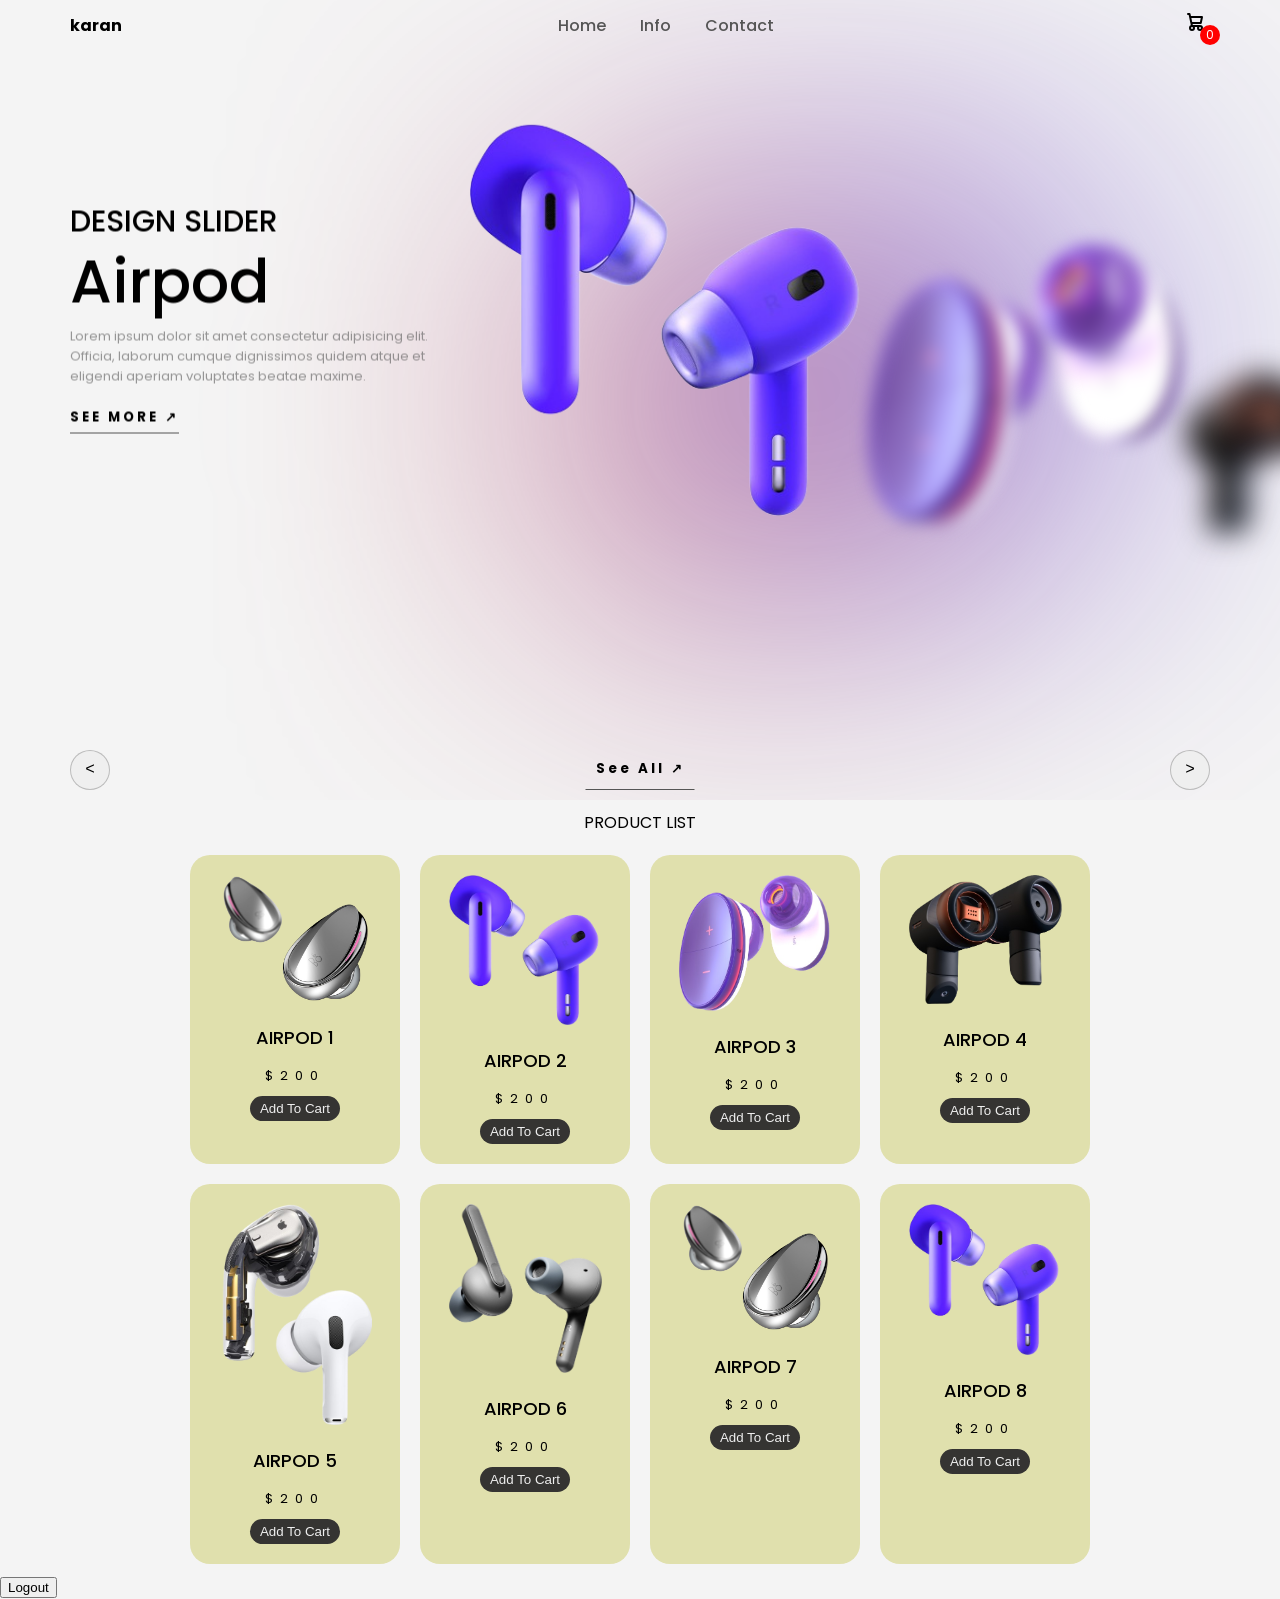
<file: index.html>
<!DOCTYPE html>
<html lang="en">
<head>
    <meta charset="UTF-8">
    <meta name="viewport" content="width=device-width, initial-scale=1.0">
    <title>Document</title>
    <link rel="stylesheet" href="style.css">
</head>
<body class="">
    
<header>
    <div class="logo">karan</div>
    <nav>
        <a href="">Home</a>
        <a href="">Info</a>
        <a href="">Contact</a>
    </nav>
    <div class="icon-cart"><svg aria-hidden="true" xmlns="http://www.w3.org/2000/svg" width="24" height="24" fill="none" viewBox="0 0 24 24">
  <path stroke="currentColor" stroke-linecap="round" stroke-linejoin="round" stroke-width="2" d="M5 4h1.5L9 16m0 0h8m-8 0a2 2 0 1 0 0 4 2 2 0 0 0 0-4Zm8 0a2 2 0 1 0 0 4 2 2 0 0 0 0-4Zm-8.5-3h9.25L19 7H7.312"/>
</svg>
<span>0</span>
</div>
</header>
    <div class="carousel">
        <div class="list">
            <div class="item">
                <img src="images/img1.png">
                <div class="introduce">
                    <div class="title">DESIGN SLIDER</div>
                    <div class="topic">Airpod</div>
                    <div class="des">
                        <!-- 20 lorem -->
                        Lorem ipsum dolor sit amet consectetur adipisicing elit. Officia, laborum cumque dignissimos quidem atque et eligendi aperiam voluptates beatae maxime.
                    </div>
                    <button class="seeMore">SEE MORE &#8599</button>
                </div>
                <div class="detail">
                    <div class="title">Airpod GHTK</div>
                    <div class="des">
                        <!-- lorem 50 -->
                        Lorem ipsum dolor sit amet, consectetur adipisicing elit. Dolor, reiciendis suscipit nobis nulla animi, modi explicabo quod corrupti impedit illo, accusantium in eaque nam quia adipisci aut distinctio porro eligendi. Reprehenderit nostrum consequuntur ea! Accusamus architecto dolores modi ducimus facilis quas voluptatibus! Tempora ratione accusantium magnam nulla tenetur autem beatae.
                    </div>
                    <div class="specifications">
                        <div>
                            <p>Used Time</p>
                            <p>6 hours</p>
                        </div>
                        <div>
                            <p>Charging port</p>
                            <p>Type-C</p>
                        </div>
                        <div>
                            <p>Compatible</p>
                            <p>Android</p>
                        </div>
                        <div>
                            <p>Bluetooth</p>
                            <p>5.3</p>
                        </div>
                        <div>
                            <p>Controlled</p>
                            <p>Touch</p>
                        </div>
                    </div>
                    <div class="checkout">
                        <button>ADD TO CART</button>
                        <button>CHECKOUT</button>
                    </div>
                </div>
            </div>

            <div class="item">
                <img src="images/img2.png">
                <div class="introduce">
                    <div class="title">DESIGN SLIDER</div>
                    <div class="topic">Airpod</div>
                    <div class="des">
                        <!-- 20 lorem -->
                        Lorem ipsum dolor sit amet consectetur adipisicing elit. Officia, laborum cumque dignissimos quidem atque et eligendi aperiam voluptates beatae maxime.
                    </div>
                    <button class="seeMore">SEE MORE &#8599</button>
                </div>
                <div class="detail">
                    <div class="title">Airpod GHTK</div>
                    <div class="des">
                        <!-- lorem 50 -->
                        Lorem ipsum dolor sit amet, consectetur adipisicing elit. Dolor, reiciendis suscipit nobis nulla animi, modi explicabo quod corrupti impedit illo, accusantium in eaque nam quia adipisci aut distinctio porro eligendi. Reprehenderit nostrum consequuntur ea! Accusamus architecto dolores modi ducimus facilis quas voluptatibus! Tempora ratione accusantium magnam nulla tenetur autem beatae.
                    </div>
                    <div class="specifications">
                        <div>
                            <p>Used Time</p>
                            <p>6 hours</p>
                        </div>
                        <div>
                            <p>Charging port</p>
                            <p>Type-C</p>
                        </div>
                        <div>
                            <p>Compatible</p>
                            <p>Android</p>
                        </div>
                        <div>
                            <p>Bluetooth</p>
                            <p>5.3</p>
                        </div>
                        <div>
                            <p>Controlled</p>
                            <p>Touch</p>
                        </div>
                    </div>
                    <div class="checkout">
                        <button>ADD TO CART</button>
                        <button>CHECKOUT</button>
                    </div>
                </div>
            </div>

            <div class="item">
                <img src="images/img3.png">
                <div class="introduce">
                    <div class="title">DESIGN SLIDER</div>
                    <div class="topic">Airpod</div>
                    <div class="des">
                        <!-- 20 lorem -->
                        Lorem ipsum dolor sit amet consectetur adipisicing elit. Officia, laborum cumque dignissimos quidem atque et eligendi aperiam voluptates beatae maxime.
                    </div>
                    <button class="seeMore">SEE MORE &#8599</button>
                </div>
                <div class="detail">
                    <div class="title">Airpod GHTK</div>
                    <div class="des">
                        <!-- lorem 50 -->
                        Lorem ipsum dolor sit amet, consectetur adipisicing elit. Dolor, reiciendis suscipit nobis nulla animi, modi explicabo quod corrupti impedit illo, accusantium in eaque nam quia adipisci aut distinctio porro eligendi. Reprehenderit nostrum consequuntur ea! Accusamus architecto dolores modi ducimus facilis quas voluptatibus! Tempora ratione accusantium magnam nulla tenetur autem beatae.
                    </div>
                    <div class="specifications">
                        <div>
                            <p>Used Time</p>
                            <p>6 hours</p>
                        </div>
                        <div>
                            <p>Charging port</p>
                            <p>Type-C</p>
                        </div>
                        <div>
                            <p>Compatible</p>
                            <p>Android</p>
                        </div>
                        <div>
                            <p>Bluetooth</p>
                            <p>5.3</p>
                        </div>
                        <div>
                            <p>Controlled</p>
                            <p>Touch</p>
                        </div>
                    </div>
                    <div class="checkout">
                        <button>ADD TO CART</button>
                        <button>CHECKOUT</button>
                    </div>
                </div>
            </div>

            <div class="item">
                <img src="images/img4.png">
                <div class="introduce">
                    <div class="title">DESIGN SLIDER</div>
                    <div class="topic">Airpod</div>
                    <div class="des">
                        <!-- 20 lorem -->
                        Lorem ipsum dolor sit amet consectetur adipisicing elit. Officia, laborum cumque dignissimos quidem atque et eligendi aperiam voluptates beatae maxime.
                    </div>
                    <button class="seeMore">SEE MORE &#8599</button>
                </div>
                <div class="detail">
                    <div class="title">Airpod GHTK</div>
                    <div class="des">
                        <!-- lorem 50 -->
                        Lorem ipsum dolor sit amet, consectetur adipisicing elit. Dolor, reiciendis suscipit nobis nulla animi, modi explicabo quod corrupti impedit illo, accusantium in eaque nam quia adipisci aut distinctio porro eligendi. Reprehenderit nostrum consequuntur ea! Accusamus architecto dolores modi ducimus facilis quas voluptatibus! Tempora ratione accusantium magnam nulla tenetur autem beatae.
                    </div>
                    <div class="specifications">
                        <div>
                            <p>Used Time</p>
                            <p>6 hours</p>
                        </div>
                        <div>
                            <p>Charging port</p>
                            <p>Type-C</p>
                        </div>
                        <div>
                            <p>Compatible</p>
                            <p>Android</p>
                        </div>
                        <div>
                            <p>Bluetooth</p>
                            <p>5.3</p>
                        </div>
                        <div>
                            <p>Controlled</p>
                            <p>Touch</p>
                        </div>
                    </div>
                    <div class="checkout">
                        <button>ADD TO CART</button>
                        <button>CHECKOUT</button>
                    </div>
                </div>
            </div>

            <div class="item">
                <img src="images/img5.png">
                <div class="introduce">
                    <div class="title">DESIGN SLIDER</div>
                    <div class="topic">Airpod</div>
                    <div class="des">
                        <!-- 20 lorem -->
                        Lorem ipsum dolor sit amet consectetur adipisicing elit. Officia, laborum cumque dignissimos quidem atque et eligendi aperiam voluptates beatae maxime.
                    </div>
                    <button class="seeMore">SEE MORE &#8599</button>
                </div>
                <div class="detail">
                    <div class="title">Airpod</div>
                    <div class="des">
                        <!-- lorem 50 -->
                        Lorem ipsum dolor sit amet, consectetur adipisicing elit. Dolor, reiciendis suscipit nobis nulla animi, modi explicabo quod corrupti impedit illo, accusantium in eaque nam quia adipisci aut distinctio porro eligendi. Reprehenderit nostrum consequuntur ea! Accusamus architecto dolores modi ducimus facilis quas voluptatibus! Tempora ratione accusantium magnam nulla tenetur autem beatae.
                    </div>
                    <div class="specifications">
                        <div>
                            <p>Used Time</p>
                            <p>6 hours</p>
                        </div>
                        <div>
                            <p>Charging port</p>
                            <p>Type-C</p>
                        </div>
                        <div>
                            <p>Compatible</p>
                            <p>Android</p>
                        </div>
                        <div>
                            <p>Bluetooth</p>
                            <p>5.3</p>
                        </div>
                        <div>
                            <p>Controlled</p>
                            <p>Touch</p>
                        </div>
                    </div>
                    <div class="checkout">
                        <button>ADD TO CART</button>
                        <button>CHECKOUT</button>
                    </div>
                </div>
            </div>

            <div class="item">
                <img src="images/img6.png">
                <div class="introduce">
                    <div class="title">DESIGN SLIDER</div>
                    <div class="topic">Airpod</div>
                    <div class="des">
                        <!-- 20 lorem -->
                        Lorem ipsum dolor sit amet consectetur adipisicing elit. Officia, laborum cumque dignissimos quidem atque et eligendi aperiam voluptates beatae maxime.
                    </div>
                    <button class="seeMore">SEE MORE &#8599</button>
                </div>
                <div class="detail">
                    <div class="title">Airpod GHTK</div>
                    <div class="des">
                        <!-- lorem 50 -->
                        Lorem ipsum dolor sit amet, consectetur adipisicing elit. Dolor, reiciendis suscipit nobis nulla animi, modi explicabo quod corrupti impedit illo, accusantium in eaque nam quia adipisci aut distinctio porro eligendi. Reprehenderit nostrum consequuntur ea! Accusamus architecto dolores modi ducimus facilis quas voluptatibus! Tempora ratione accusantium magnam nulla tenetur autem beatae.
                    </div>
                    <div class="specifications">
                        <div>
                            <p>Used Time</p>
                            <p>6 hours</p>
                        </div>
                        <div>
                            <p>Charging port</p>
                            <p>Type-C</p>
                        </div>
                        <div>
                            <p>Compatible</p>
                            <p>Android</p>
                        </div>
                        <div>
                            <p>Bluetooth</p>
                            <p>5.3</p>
                        </div>
                        <div>
                            <p>Controlled</p>
                            <p>Touch</p>
                        </div>
                    </div>
                    <div class="checkout">
                        <button>ADD TO CART</button>
                        <button>CHECKOUT</button>
                    </div>
                </div>
            </div>
        </div>
        <div class="arrows">
            <button id="prev"><</button>
            <button id="next">></button>
            <button id="back">See All  &#8599</button>
        </div>
    </div>



    <div class="container">
    <div class="title">PRODUCT LIST</div>
<div class="listProduct">
    <div class="item">
        <img src="images/img1.png">
        <h2>NAME PRODUCT</h2>
        <div class="price">$200</div>
        <button class="addCart">Add To Cart</button>
    </div>
</div>
</div>

<div class="cartTab">
    <h1>Shopping Cart</h1>
    <div class="listCart">
        <div class="item"></div>
    </div>
    <div class="btn">
        <button class="close">CLOSE</button>
        <button class="checkOut">CHECK OUT</button>
    </div>
</div>

<button id="logout">Logout</button>

    <script src="script.js"></script>
</body>
</html>
</file>
<file: style.css>
@import url('https://fonts.googleapis.com/css2?family=Poppins:ital,wght@0,100;0,200;0,300;0,400;0,500;0,600;0,700;0,800;0,900;1,100;1,200;1,300;1,400;1,500;1,600;1,700;1,800;1,900&display=swap');
body{
    margin: 0;
    background-color: #F4F4F4;
    font-family: Poppins;
}
:root{
    --item1-transform: translateX(-100%) translateY(-5%) scale(1.5);
    --item1-filter: blur(30px);
    --item1-zIndex: 11;
    --item1-opacity: 0;

    --item2-transform: translateX(0);
    --item2-filter: blur(0px);
    --item2-zIndex: 10;
    --item2-opacity: 1;

    --item3-transform: translate(50%,10%) scale(0.8);
    --item3-filter: blur(10px);
    --item3-zIndex: 9;
    --item3-opacity: 1;

    --item4-transform: translate(90%,20%) scale(0.5);
    --item4-filter: blur(30px);
    --item4-zIndex: 8;
    --item4-opacity: 1;
    
    --item5-transform: translate(120%,30%) scale(0.3);
    --item5-filter: blur(40px);
    --item5-zIndex: 7;
    --item5-opacity: 0;
}
header{
    width: 1140px;
    max-width: 90%;
    display: flex;
    justify-content: space-between;
    margin: auto;
    height: 50px;
    align-items: center; 
    position: relative;
    z-index: 10;
}
.container{
    width: 900px;
    max-width: 90vw;
    margin: auto;
    text-align: center;
    padding-top: 10px;
    padding-bottom: 10px;
    transition: transform .5s;
}
header .logo{
    font-weight: bold;
}
header nav a{
    margin-left: 30px;
    text-decoration: none;
    color: #555;
    font-weight: 500;
}
/* svg */
svg{
    width: 30px;}
.icon-cart{
    position: relative;
    right: 0;
    
}
.icon-cart span{
    display: flex;
    width: 20px;
    height: 20px;
    background-color: red;
    justify-content: center;
    align-items: center;
    color: #fff;
    border-radius: 50%;
    position: absolute;
    top: 50%;
    right: -10px;
    font-size: 12px;
}

/* carousel */
.carousel{
    position: relative;
    height: 800px;
    overflow: hidden;
    margin-top: -50px;
    z-index: 1;
}
.carousel .list{
    position: absolute;
    width: 1140px;
    max-width: 90%;
    height: 80%;
    left: 50%;
    transform: translateX(-50%);
}
.carousel .list .item{
    position: absolute;
    left: 0%;
    width: 70%;
    height: 100%;
    font-size: 15px;
    transition: left 0.5s, opacity 0.5s, width 0.5s;
}
.carousel .list .item:nth-child(n + 6){
    opacity: 0;
}
.carousel .list .item:nth-child(2){
    z-index: 10;
    transform: translateX(0);
}
.carousel .list .item img{
    width: 50%;
    position: absolute;
    right: 0;
    top: 50%;
    transform: translateY(-50%);
    transition: right 1.5s;
}

.carousel .list .item .introduce{
    opacity: 0;
    pointer-events: none;
}
.carousel .list .item:nth-child(2) .introduce{
    opacity: 1;
    pointer-events: auto;
    width: 400px;
    position: absolute;
    top: 50%;
    transform:  translateY(-50%);
    transition: opacity 0.5s;
}
.carousel .list .item .introduce .title{
    font-size: 2em;
    font-weight: 500;
    line-height: 1em;
}
.carousel .list .item .introduce .topic{
    font-size: 4em;
    font-weight: 500;
}
.carousel .list .item .introduce .des{
    font-size: small;
    color: #5559;
}
.carousel .list .item .introduce .seeMore{
    font-family: Poppins;
    margin-top: 1.2em;
    padding: 5px 0;
    border: none;
    border-bottom: 1px solid #555;
    background-color: transparent;
    font-weight: bold;
    letter-spacing: 3px;
    transition: background 0.5s;
}
.carousel .list .item .introduce .seeMore:hover{
    background: #eee;
}
.carousel .list .item:nth-child(1){
    transform: var(--item1-transform);
    filter: var(--item1-filter);
    z-index: var(--item1-zIndex);
    opacity: var(--item1-opacity);
    pointer-events: none;
}
.carousel .list .item:nth-child(3){
    transform: var(--item3-transform);
    filter: var(--item3-filter);
    z-index: var(--item3-zIndex);
}
.carousel .list .item:nth-child(4){
    transform: var(--item4-transform);
    filter: var(--item4-filter);
    z-index: var(--item4-zIndex);
}
.carousel .list .item:nth-child(5){
    transform: var(--item5-transform);
    filter: var(--item5-filter);
    opacity: var(--item5-opacity);
    pointer-events: none;
}
/* animation text in item2 */
.carousel .list .item:nth-child(2) .introduce .title,
.carousel .list .item:nth-child(2) .introduce .topic,
.carousel .list .item:nth-child(2) .introduce .des,
.carousel .list .item:nth-child(2) .introduce .seeMore{
    opacity: 0;
    animation: showContent 0.5s 1s ease-in-out 1 forwards;
}
@keyframes showContent{
    from{
        transform: translateY(-30px);
        filter: blur(10px);
    }to{
        transform: translateY(0);
        opacity: 1;
        filter: blur(0px);
    }
}
.carousel .list .item:nth-child(2) .introduce .topic{
    animation-delay: 1.2s;
}
.carousel .list .item:nth-child(2) .introduce .des{
    animation-delay: 1.4s;
}
.carousel .list .item:nth-child(2) .introduce .seeMore{
    animation-delay: 1.6s;
}
/* next click */
.carousel.next .item:nth-child(1){
    animation: transformFromPosition2 0.5s ease-in-out 1 forwards;
}
@keyframes transformFromPosition2{
    from{
        transform: var(--item2-transform);
        filter: var(--item2-filter);
        opacity: var(--item2-opacity);
    }
}
.carousel.next .item:nth-child(2){
    animation: transformFromPosition3 0.7s ease-in-out 1 forwards;
}
@keyframes transformFromPosition3{
    from{
        transform: var(--item3-transform);
        filter: var(--item3-filter);
        opacity: var(--item3-opacity);
    }
}
.carousel.next .item:nth-child(3){
    animation: transformFromPosition4 0.9s ease-in-out 1 forwards;
}
@keyframes transformFromPosition4{
    from{
        transform: var(--item4-transform);
        filter: var(--item4-filter);
        opacity: var(--item4-opacity);
    }
}
.carousel.next .item:nth-child(4){
    animation: transformFromPosition5 1.1s ease-in-out 1 forwards;
}
@keyframes transformFromPosition5{
    from{
        transform: var(--item5-transform);
        filter: var(--item5-filter);
        opacity: var(--item5-opacity);
    }
}
/* previous */
.carousel.prev .list .item:nth-child(5){
    animation: transformFromPosition4 0.5s ease-in-out 1 forwards;
}
.carousel.prev .list .item:nth-child(4){
    animation: transformFromPosition3 0.7s ease-in-out 1 forwards;
}
.carousel.prev .list .item:nth-child(3){
    animation: transformFromPosition2 0.9s ease-in-out 1 forwards;
}
.carousel.prev .list .item:nth-child(2){
    animation: transformFromPosition1 1.1s ease-in-out 1 forwards;
}
@keyframes transformFromPosition1{
    from{
        transform: var(--item1-transform);
        filter: var(--item1-filter);
        opacity: var(--item1-opacity);        
    }
}

/* detail  */
.carousel .list .item .detail{
    opacity: 0;
    pointer-events: none;
}
/* showDetail */
.carousel.showDetail .list .item:nth-child(3),
.carousel.showDetail .list .item:nth-child(4){
    left: 100%;
    opacity: 0;
    pointer-events: none;
}
.carousel.showDetail .list .item:nth-child(2){
    width: 100%;
}
.carousel.showDetail .list .item:nth-child(2) .introduce{
    opacity: 0;
    pointer-events: none;
}
.carousel.showDetail .list .item:nth-child(2) img{
    right: 50%;
}
.carousel.showDetail .list .item:nth-child(2) .detail{
    opacity: 1;
    width: 50%;
    position: absolute;
    right: 0;
    top: 50%;
    transform: translateY(-50%);
    text-align: right;
    pointer-events: auto;
}
.carousel.showDetail .list .item:nth-child(2) .detail .title{
    font-size: 4em;
}
.carousel.showDetail .list .item:nth-child(2) .detail .specifications{
    display: flex;
    gap: 10px;
    width: 100%;
    border-top: 1px solid #5553;
    margin-top: 20px;
}
.carousel.showDetail .list .item:nth-child(2) .detail .specifications div{
    width: 90px;
    text-align: center;
    flex-shrink: 0;
}
.carousel.showDetail .list .item:nth-child(2) .detail .specifications div p:nth-child(1){
    font-weight: bold;
}
.carousel.carousel.showDetail .list .item:nth-child(2) .checkout button{
    font-family: Poppins;
    background-color: transparent;
    border: 1px solid #5555;
    margin-left: 5px;
    padding: 5px 10px;
    letter-spacing: 2px;
    font-weight: 500;
}
.carousel.carousel.showDetail .list .item:nth-child(2) .checkout button:nth-child(2){
    background-color: #693EFF;
    color: #eee;
}
.carousel.showDetail .list .item:nth-child(2) .detail  .title,
.carousel.showDetail .list .item:nth-child(2) .detail  .des,
.carousel.showDetail .list .item:nth-child(2) .detail .specifications,
.carousel.showDetail .list .item:nth-child(2) .detail .checkout{
    opacity: 0;
    animation: showContent 0.5s 1s ease-in-out 1 forwards;
}
.carousel.showDetail .list .item:nth-child(2) .detail  .des{
    animation-delay: 1.2s;
}
.carousel.showDetail .list .item:nth-child(2) .detail .specifications{
    animation-delay: 1.4s;
}
.carousel.showDetail .list .item:nth-child(2) .detail .checkout{
    animation-delay: 1.6s;
}
.arrows{
    position: absolute;
    bottom: 10px;
    width: 1140px;
    max-width: 90%;
    display: flex;
    justify-content: space-between;
    left: 50%;
    transform: translateX(-50%);
}
#prev,
#next{
    width: 40px;
    height: 40px;
    border-radius: 50%;
    font-family: monospace;
    border: 1px solid #5555;
    font-size: large;
    bottom: 20%;
    left: 10%;
}
#next{
    left: unset;
    right: 10%;
}
#back{
    position: absolute;
    z-index: 100;
    bottom: 0%;
    left: 50%;
    transform: translateX(-50%);
    border: none;
    border-bottom: 1px solid #555;
    font-family: Poppins;
    font-weight: bold;
    letter-spacing: 3px;
    background-color: transparent;
    padding: 10px;
    /* opacity: 0; */
    transition: opacity 0.5s;
}
.carousel.showDetail #back{
    opacity: 1;
}
.carousel.showDetail #prev,
.carousel.showDetail #next{
    opacity: 0;
    pointer-events: none;
}
.carousel::before{
    width: 500px;
    height: 300px;
    content: '';
    background-image: linear-gradient(70deg, #DC422A, blue);
    position: absolute;
    z-index: -1;
    border-radius: 20% 30% 80% 10%;
    filter: blur(150px);
    top: 50%;
    left: 50%;
    transform: translate(-10%, -50%);
    transition: 1s;
}
.carousel.showDetail::before{
    transform: translate(-100%, -50%) rotate(90deg);
    filter: blur(130px);
}

.listProduct .item img{
    width: 90%;
    filter: drop-shadow(0 5opx 20px #0009);
}
.listProduct{
    padding-top: 20px;
    display: grid;
    grid-template-columns: repeat(4, 1fr);
    gap: 20px;
}
.listProduct .item{
    background-color: #e0e0ad;
    padding: 20px;
    border-radius: 20px;
}
.listProduct .item h2{
    font-weight: 500;
    font-size: large;
}
.listProduct .item .price{
    letter-spacing: 7px;
    font-size: small;
}
.listProduct .item button{
    background-color: #353432;
    color: #eee;
    padding: 5px 10px;
    border-radius: 20px;
    margin-top: 10px;
    border: none;
    cursor: pointer;
}

.cartTab{
    width: 400px;
    background-color: #353432;
    color: #eee;
    position: fixed;
    inset: 0 -400px 0 auto;
    display: grid;
    grid-template-rows: 70px 1fr 70px;
    transition: .5s;
    z-index: 1000;
}

body.showCart .cartTab{
    inset: 0 0 0 auto;
}
body.showCart .container{
    transform: translateX(-250px);
}
.cartTab h1{
    padding: 20px;
    margin: 0;
    font-weight: 300;
}
.cartTab .btn{
    display: grid;
    grid-template-columns: repeat(2, 1fr);
}
.cartTab .btn button{
    background-color: #E8BC0E;
    border: none;
    font-family: Poppins;
    font-weight: 500;
    cursor: pointer;
}
.cartTab .btn .close{
    background-color: #eee;
}
.cartTab .listCart .item img{
    width: 90%;
}
.cartTab .listCart .item{
    display: grid;
    grid-template-columns: 70px 150px 50px 1fr;
    gap: 10px;
    text-align: center;
    align-items: center;
}
.listCart .quantity span{
    display: inline-block;
    width: 25px;
    height: 25px;
    background-color: #eee;
    color: #555;
    border-radius: 50%;
    cursor: pointer;
}
.listCart .quantity span:nth-child(2){
    background-color: transparent;
    color: #eee;
}
.listCart .item:nth-child(even){
    background-color: #eee1;
}
.listCart{
    overflow: auto;
}
.listCart::-webkit-scrollbar{
    width: 0;
}





@media screen and (max-width: 991px){
    /* ipad, tablets */
    .carousel .list .item{
        width: 90%;
    }
    .carousel.showDetail .list .item:nth-child(2) .detail .specifications{
        overflow: auto;
    }
    .carousel.showDetail .list .item:nth-child(2) .detail .title{
        font-size: 2em;
    }
    .listProduct{
        grid-template-columns: repeat(3, 1fr);
    }
}
@media screen and (max-width: 767px){
    /* mobile */
      .listProduct{
        grid-template-columns: repeat(2, 1fr);
    }
    .carousel{
        height: 600px;
    }
    .carousel .list .item{
        width: 100%;
        font-size: 10px;
    }
    
    .carousel .list{
        height: 100%;
    }
    .carousel .list .item:nth-child(2) .introduce{
        width: 50%;
    }
    
    .carousel .list .item img{
        width: 40%;
    }
    .carousel.showDetail .list .item:nth-child(2) .detail{
        backdrop-filter: blur(10px);
        font-size: small;
    }
    .carousel .list .item:nth-child(2) .introduce .des,
    .carousel.showDetail .list .item:nth-child(2) .detail .des{
        height: 100px;
        overflow: auto;
    }
    .carousel.showDetail .list .item:nth-child(2) .detail .checkout{
        display: flex;
        width: max-content;
        float: right;
    }
}
</file>
